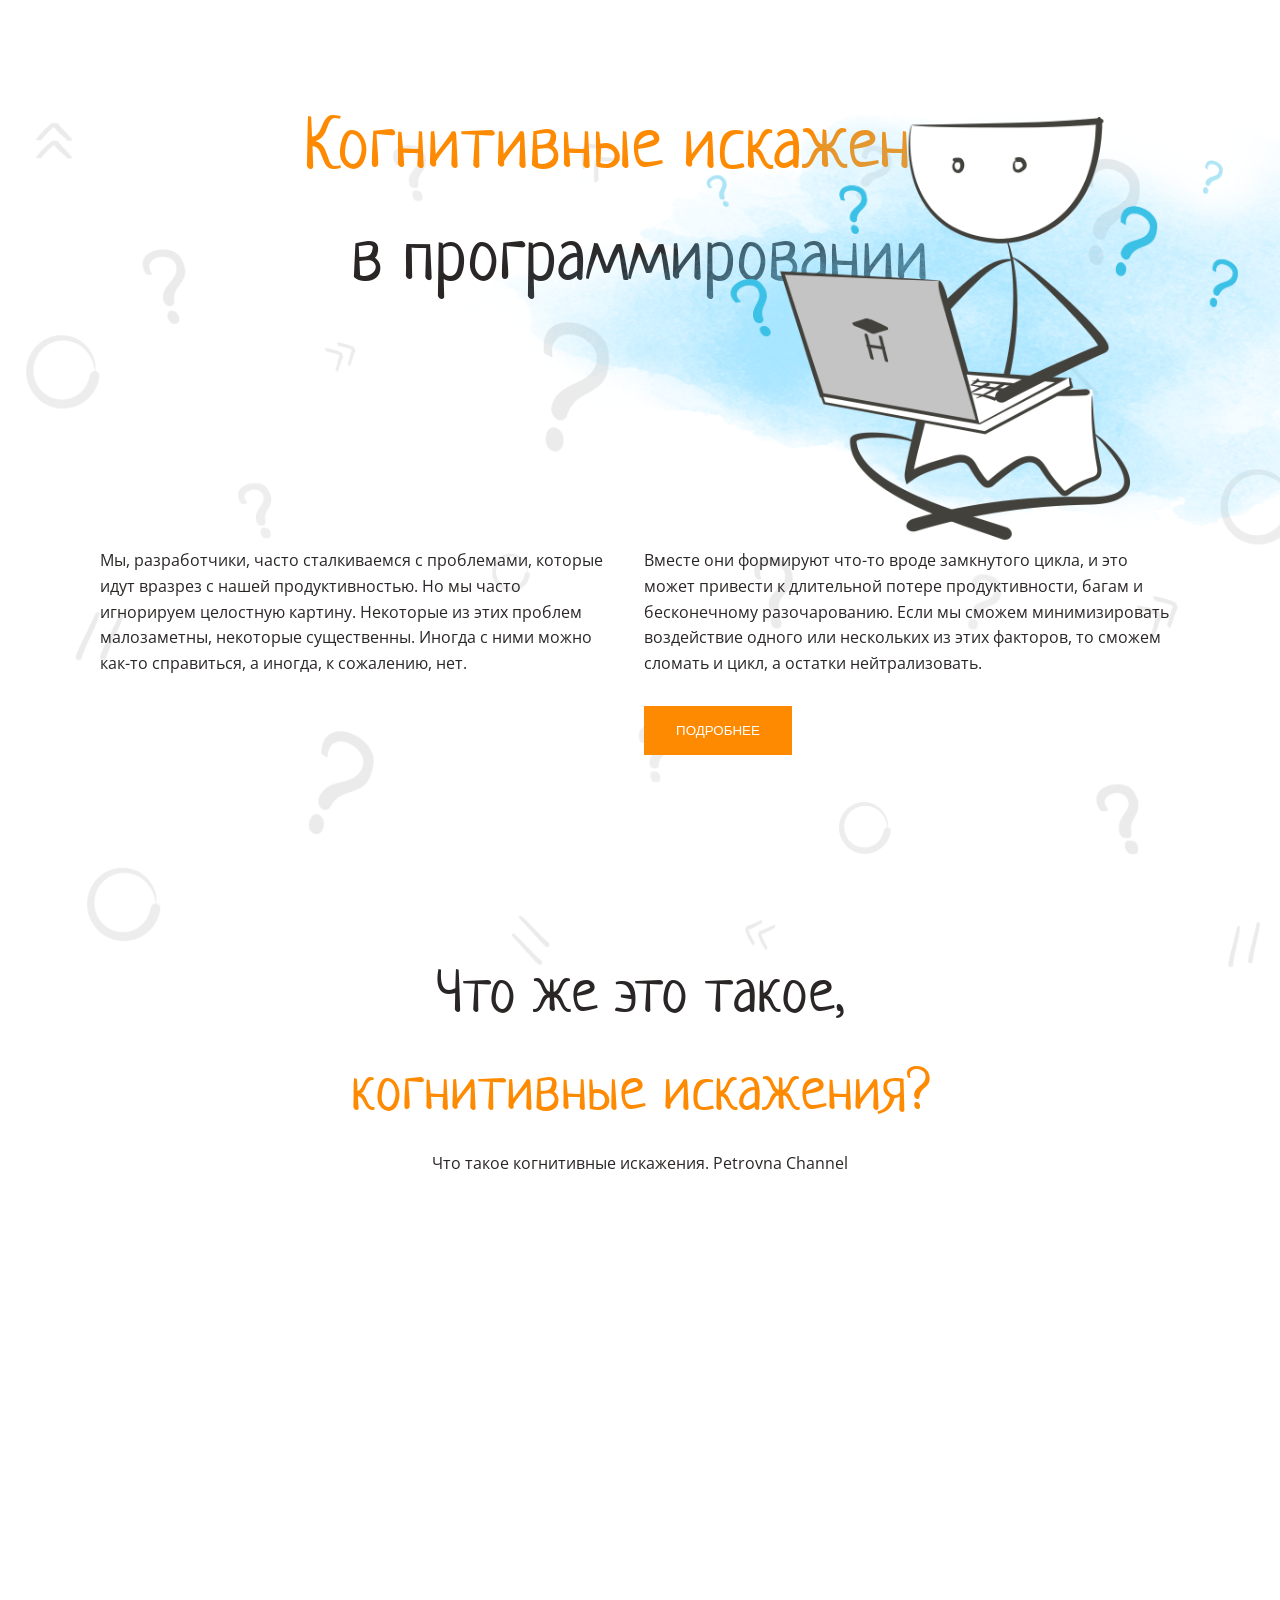
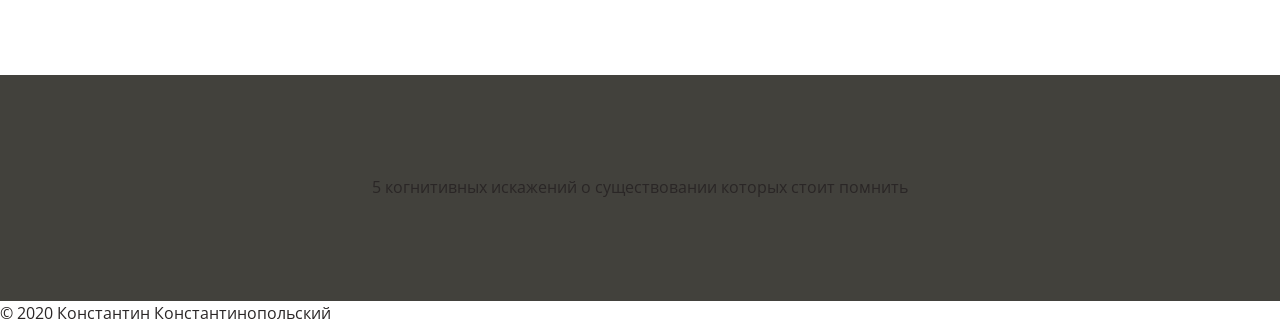
<file: docs/index.html>
<!DOCTYPE html>
<html lang="ru">
<head>
    <meta charset="UTF-8">
    <meta name="viewport" content="width=device-width, initial-scale=1.0">
    <meta http-equiv="X-UA-Compatible" content="ie=edge">
    <title>layout-designer-project-58 user-035ccd6718eab46e</title>
    <link rel="stylesheet" href="styles/style.css">
</head>
<body>
 <header class="background-universal section">
     <span class="title main-font-color">Когнитивные искажения</span>
     <br>
     <span class="title">в программировании</span>
     <img class="main-image" src="styles/main.png">
     <div class="flex">
         <div class="column-1">
             Мы, разработчики, часто сталкиваемся с проблемами, которые идут вразрез с нашей продуктивностью. Но мы часто игнорируем целостную картину. Некоторые из этих проблем малозаметны, некоторые существенны. Иногда с ними можно как-то справиться, а иногда, к сожалению, нет.
         </div>
         <div class="column-2">
             Вместе они формируют что-то вроде замкнутого цикла, и это может привести к длительной потере продуктивности, багам и бесконечному разочарованию.
             Если мы сможем минимизировать воздействие одного или нескольких из этих факторов, то сможем сломать и цикл, а остатки нейтрализовать.
             <button class="button">Подробнее</button>
         </div>
     </div>
 </header>
 <main>
<section class="section">
    <span class="title h2-title-font-size text-align-section">Что же это такое,</span>
    <br>
    <span class="title main-font-color h2-title-font-size text-align-section">когнитивные искажения?</span>
    <br>
    <span class="text-align-section margin-bottom-30">Что такое когнитивные искажения. Petrovna Channel</span>
    <iframe class="video video-filter" width="919" height="569" src="https://www.youtube.com/embed/jie9AizBqss" frameborder="0" allowfullscreen></iframe>
</section>
     <section class="section main-dark-background overflow-section">5 когнитивных искажений о существовании которых стоит помнить</section>
 </main>
<footer>
    © 2020 Константин Константинопольский
</footer>
</body>
</html>
</file>
<file: docs/styles/style.css>
/** CSS STYLE **/

@font-face {
    font-family: 'Neucha';
    src: url('Neucha-Regular.ttf') format('truetype');
}

@font-face {
    font-family: 'Open Sans Regular';
    src: url('OpenSans-VariableFont_wdth,wght.ttf') format('truetype');
}

@font-face {
    font-family: 'Open Sans Italic';
    src: url('OpenSans-Italic-VariableFont_wdth,wght.ttf') format('truetype');
}

:root {
    --white: #fff;
    --white-transparent: #d7ccc0;
    --light: #f5f4f0;
    --main: #fe8a02;
    --main-dark: #42413c;
    --dark: #2a2626;
    --dark-transparent: #908d8b;
    --brown: #b09a81;
    --blue: #1085c5;

    --font-size: 16px;
    --line-height: 1.6em;
    --font-color: #2A2626;

    --line-height-titles: 1.2em;
    --h1-title-font-size: 72px;
    --h2-title-font-size: 60px;
    --h3-title-font-size: 34px;

    --max-width-section: 1100px;
    --text-align-section: center;
    --margin-top-section: 100px;
    --margin-bottom-section: 100px;
}

html, body {
    padding: 0;
    margin: 0;
}

header {
    position: relative;
}

body {
    display: flex;
    flex-direction: column;
    font-family: 'Open Sans Regular', sans-serif;
    font-size: var(--font-size);
    line-height: var(--line-height);
    color: var(--font-color);
}

.hello {
    display: block;

    color: #ff8282;
}

.title {
    font-family: 'Neucha', sans-serif;
    font-size: var(--h1-title-font-size);
    line-height: var(--line-height-titles);
    text-align: left;
}

.main-font-color {
    color: var(--main);
}

.h2-title-font-size {
    font-size: var(--h2-title-font-size);
}

.text-align-section {
    text-align: var(--text-align-section);
}

.section {
    display: flex;
    flex-direction: column;
    align-items: center;
    padding: 100px;
    max-width: var(--max-width-section);
}

.background-universal::before {
    content: "";
    background-image: url("background.png");
    background-repeat: no-repeat;
    background-size: cover;
    opacity: 0.1;
    width: 100vw;
    height: 100vh;
    overflow: hidden;
    position: absolute;
    z-index: -100;
}

.main-image {
    position: absolute;
    height: 525px;
    top: 55px;
    right: -270px;
}

.flex {
    display: flex;
    margin-top: 250px;
}

.column-1 {
    margin-right: 30px;
}


.button {
    margin-top: 30px;
    display: block;
    width: 148px;
    height: 49px;
    text-transform: uppercase;
    background-color: var(--main);
    color: var(--white);
    border: none;
}

.margin-bottom-30 {
    margin-bottom: 30px;
}

.video-filter {
    filter: drop-shadow(0 16px 32px rgba(0 0 0 / 15%));
}

.main-dark-background {
    background-color: var(--main-dark);
}

.overflow-section {
    margin-top: -200px;
}
</file>
